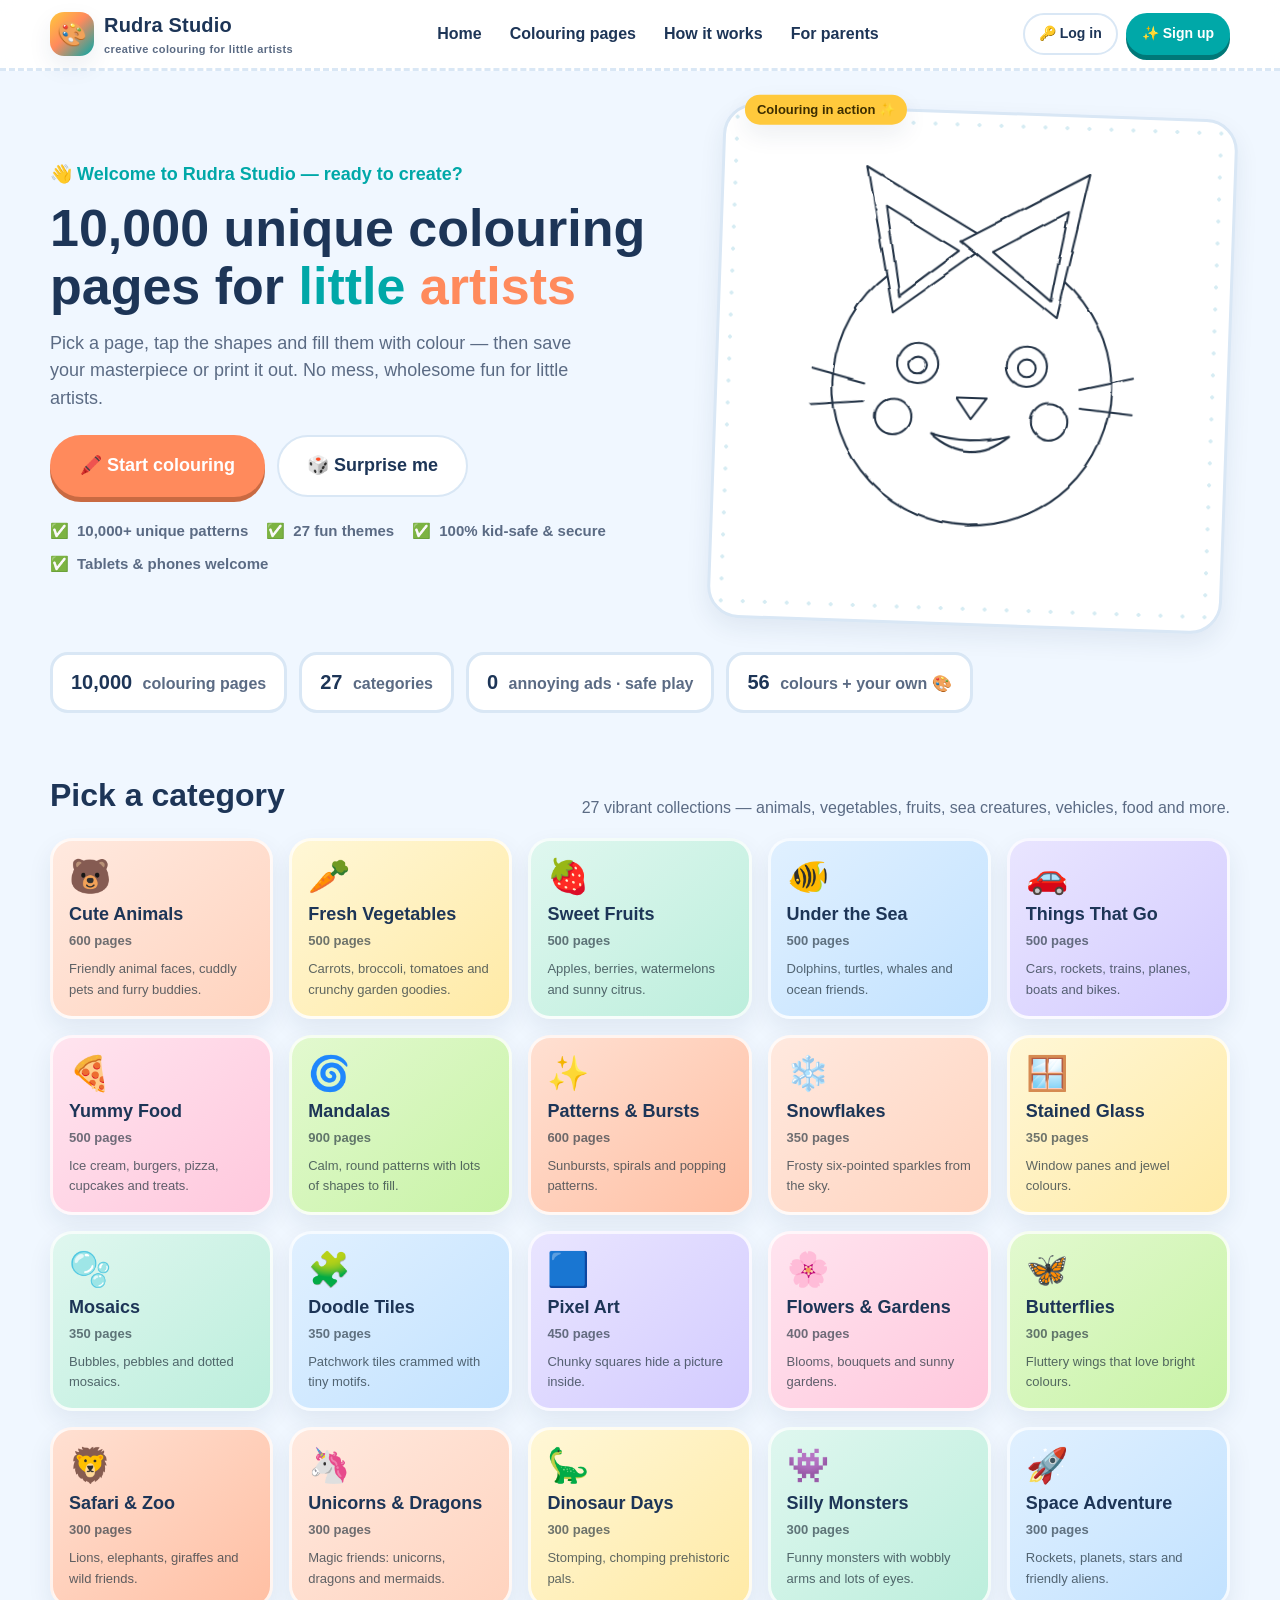
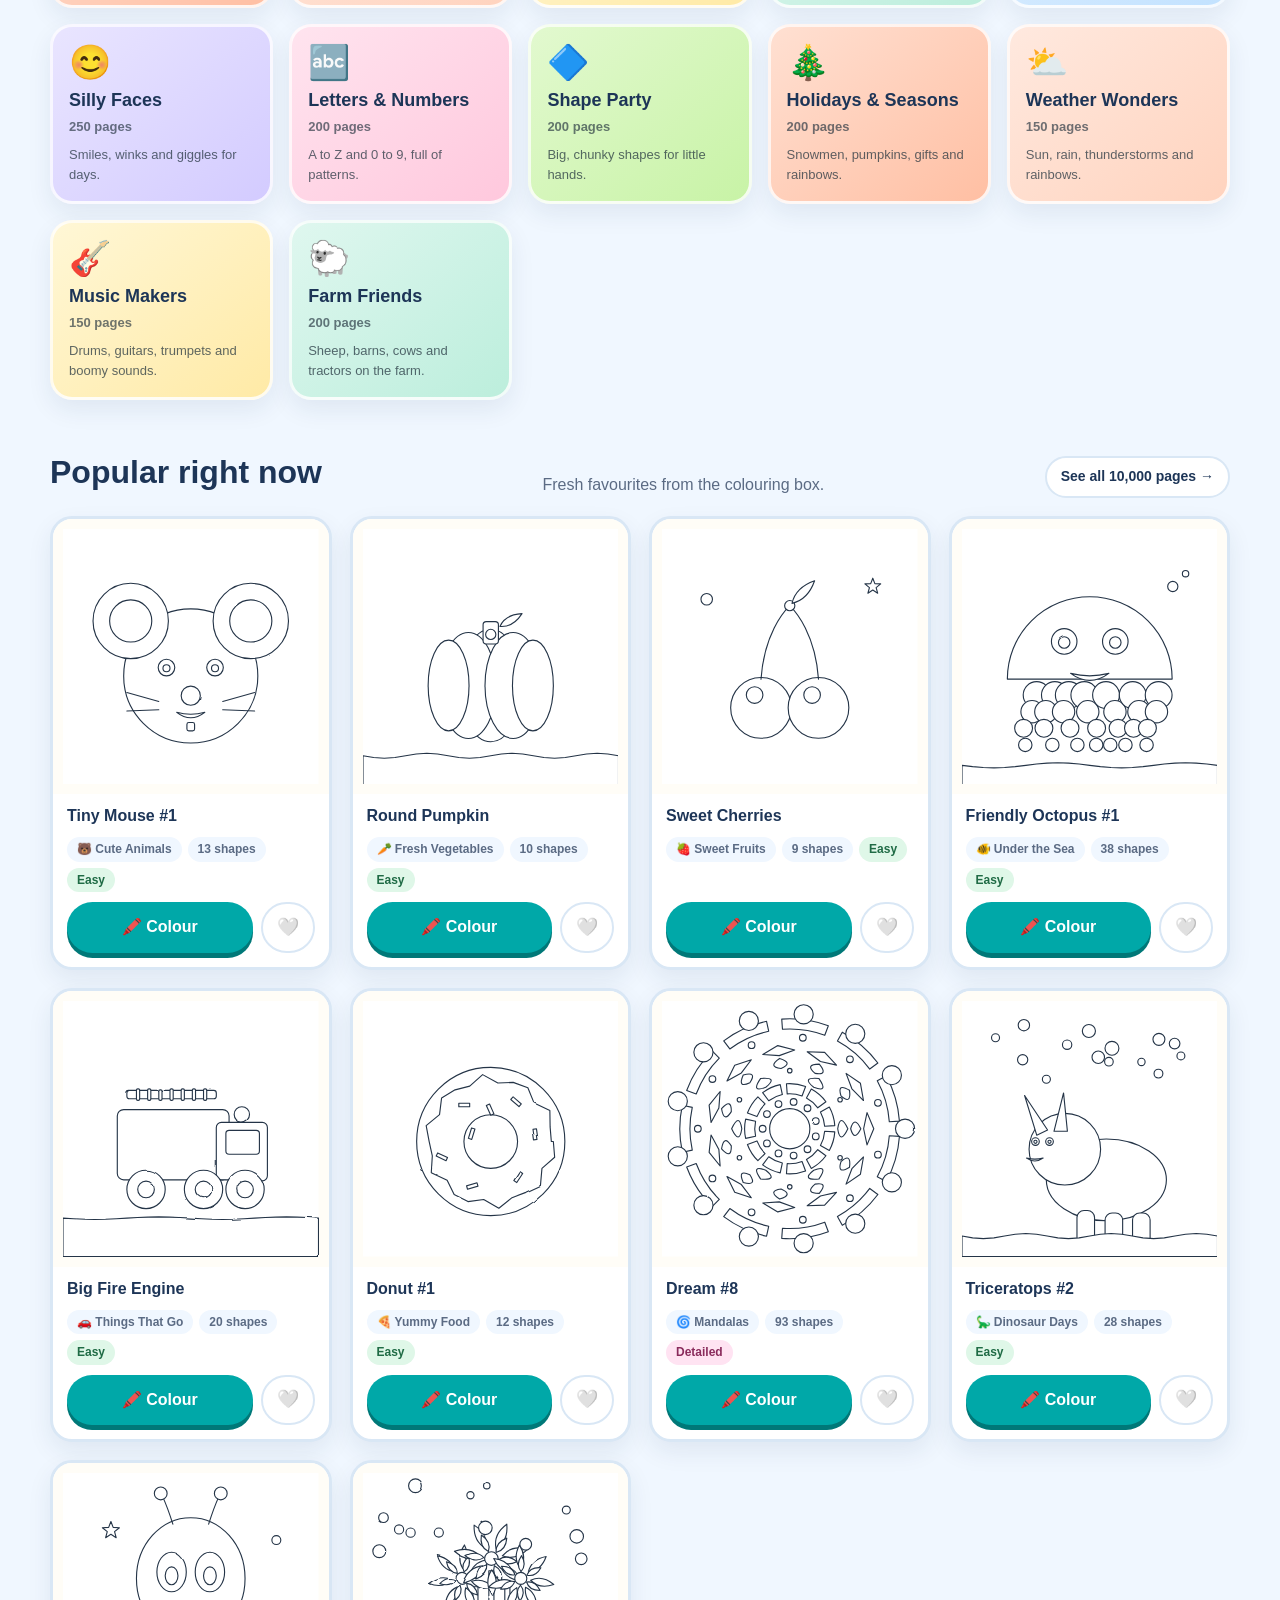
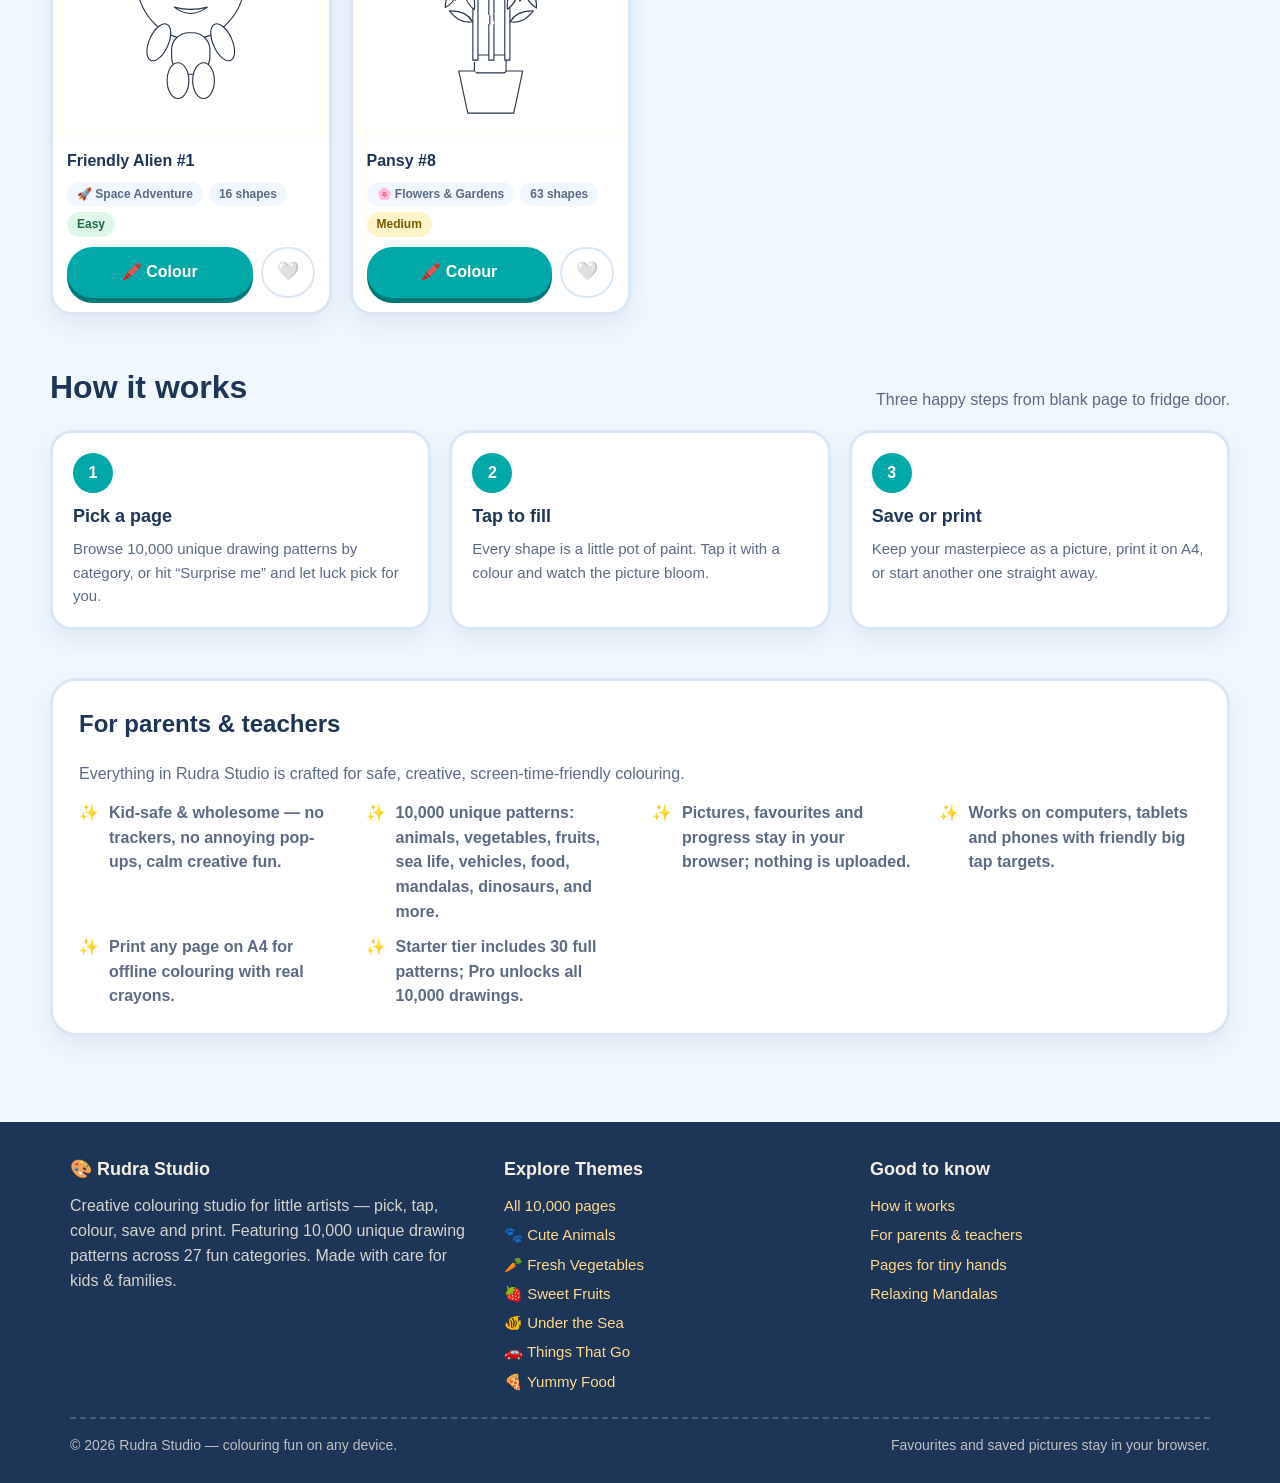
<file: index.html>
<!doctype html>
<html lang="en">
<head>
<meta charset="utf-8">
<meta name="viewport" content="width=device-width, initial-scale=1">
<title>Rudra Studio — 10,000+ colouring pages for kids</title>
<meta name="description" content="Rudra Studio: 10,000+ colouring pages for kids — animals, vegetables, fruits, sea creatures, vehicles, food, mandalas, and more. Tap to fill with colour, save or print. Safe and fun for all ages.">
<meta name="theme-color" content="#00A8A8">
<link rel="icon" href="data:image/svg+xml,%3Csvg xmlns='http://www.w3.org/2000/svg' viewBox='0 0 64 64'%3E%3Crect width='64' height='64' rx='14' fill='%2300A8A8'/%3E%3Ccircle cx='22' cy='24' r='9' fill='%23FFC93C'/%3E%3Ccircle cx='42' cy='24' r='9' fill='%23FF8A5C'/%3E%3Ccircle cx='22' cy='44' r='9' fill='%236EE7B7'/%3E%3Ccircle cx='42' cy='44' r='9' fill='%23FF87AB'/%3E%3C/svg%3E">
<link rel="stylesheet" href="css/styles.css">
</head>
<body>
<a class="skip-link" href="#main">Skip to content</a>
<noscript><div class="wrap" style="padding:20px 0;font-weight:700">This colouring studio needs JavaScript to draw its pages. Please switch it on and reload — thank you!</div></noscript>

<header class="site-header">
  <div class="wrap header-inner">
    <a class="brand" href="#/">
      <span class="brand-mark" aria-hidden="true">🎨</span>
      <span class="brand-name">Rudra Studio<small>creative colouring for little artists</small></span>
    </a>
    <nav class="nav" aria-label="Main navigation">
      <a href="#/">Home</a>
      <a href="#/gallery">Colouring pages</a>
      <a href="#/" data-goto="how">How it works</a>
      <a href="#/" data-goto="parents" class="hide-sm">For parents</a>
    </nav>
    <div class="header-auth" id="header-auth">
      <button type="button" class="btn ghost small" id="btn-open-login">🔑 Log in</button>
      <button type="button" class="btn primary small" id="btn-open-register">✨ Sign up</button>
    </div>
  </div>
</header>

<main id="main">

  <!-- ============ HOME ============ -->
  <section class="view" id="view-home">

    <div class="hero wrap">
      <div class="hero-grid">
        <div class="hero-copy">
          <p class="hero-hi">👋 Welcome to Rudra Studio — ready to create?</p>
          <h1>10,000 unique colouring pages for <span class="hl">little</span> <span class="hl2">artists</span></h1>
          <p class="lead">Pick a page, tap the shapes and fill them with colour — then save your masterpiece or print it out. No mess, wholesome fun for little artists.</p>
          <div class="hero-actions">
            <a class="btn coral big" href="#/gallery">🖍️ Start colouring</a>
            <button class="btn ghost big" data-surprise type="button">🎲 Surprise me</button>
          </div>
          <ul class="hero-points">
            <li>10,000+ unique patterns</li>
            <li>27 fun themes</li>
            <li>100% kid-safe &amp; secure</li>
            <li>Tablets &amp; phones welcome</li>
          </ul>
        </div>
        <div class="hero-art-card">
          <span class="hero-art-label">Colouring in action ✨</span>
          <div id="hero-art" aria-hidden="true"></div>
        </div>
      </div>
      <div class="stat-strip">
        <div class="stat"><b id="stat-count">10,000</b> colouring pages</div>
        <div class="stat"><b id="stat-cats">27</b> categories</div>
        <div class="stat"><b>0</b> annoying ads · safe play</div>
        <div class="stat"><b>56</b> colours + your own 🎨</div>
      </div>
    </div>

    <section class="section wrap" id="recent-section" hidden>
      <div class="section-head">
        <h2>Keep colouring</h2>
        <p>Jump back into a picture you started.</p>
      </div>
      <div class="cards-grid" id="recent-grid"></div>
    </section>

    <section class="section wrap" id="categories">
      <div class="section-head">
        <h2>Pick a category</h2>
        <p>27 vibrant collections — animals, vegetables, fruits, sea creatures, vehicles, food and more.</p>
      </div>
      <div class="cat-grid" id="category-grid"></div>
    </section>

    <section class="section wrap" id="popular">
      <div class="section-head">
        <h2>Popular right now</h2>
        <p>Fresh favourites from the colouring box.</p>
        <a class="btn ghost small" href="#/gallery">See all 10,000 pages →</a>
      </div>
      <div class="cards-grid" id="popular-grid"></div>
    </section>

    <section class="section wrap" id="how">
      <div class="section-head">
        <h2>How it works</h2>
        <p>Three happy steps from blank page to fridge door.</p>
      </div>
      <div class="steps">
        <div class="step">
          <div class="step-num">1</div>
          <h3>Pick a page</h3>
          <p>Browse 10,000 unique drawing patterns by category, or hit “Surprise me” and let luck pick for you.</p>
        </div>
        <div class="step">
          <div class="step-num">2</div>
          <h3>Tap to fill</h3>
          <p>Every shape is a little pot of paint. Tap it with a colour and watch the picture bloom.</p>
        </div>
        <div class="step">
          <div class="step-num">3</div>
          <h3>Save or print</h3>
          <p>Keep your masterpiece as a picture, print it on A4, or start another one straight away.</p>
        </div>
      </div>
    </section>

    <section class="section parents wrap" id="parents">
      <div class="parents-card">
        <h2>For parents &amp; teachers</h2>
        <p style="color:var(--muted);margin:4px 0 0">Everything in Rudra Studio is crafted for safe, creative, screen-time-friendly colouring.</p>
        <ul class="bullet-list">
          <li>Kid-safe &amp; wholesome — no trackers, no annoying pop-ups, calm creative fun.</li>
          <li>10,000 unique patterns: animals, vegetables, fruits, sea life, vehicles, food, mandalas, dinosaurs, and more.</li>
          <li>Pictures, favourites and progress stay in your browser; nothing is uploaded.</li>
          <li>Works on computers, tablets and phones with friendly big tap targets.</li>
          <li>Print any page on A4 for offline colouring with real crayons.</li>
          <li>Starter tier includes 30 full patterns; Pro unlocks all 10,000 drawings.</li>
        </ul>
      </div>
    </section>
  </section>

  <!-- ============ GALLERY ============ -->
  <section class="view" id="view-gallery" hidden>
    <div class="wrap gallery-top" id="gallery-top">
      <h1>Colouring pages</h1>
      <p class="sub">Tap any picture to open it in Rudra Studio.</p>

      <!-- Quota Banner for Starter Tier -->
      <div class="quota-banner" id="gallery-quota-banner" hidden>
        <div class="quota-lead">
          <span class="quota-icon" aria-hidden="true">🎨</span>
          <div>
            <strong>Starter Plan: <span id="quota-count-text">0 of 30</span> patterns unlocked</strong>
            <p class="quota-sub">Colour up to 30 patterns on Starter, or unlock unlimited access to all 10,000 drawings.</p>
          </div>
        </div>
        <div class="quota-bar-wrap">
          <div class="quota-progress-bar" id="quota-progress-bar" style="width: 0%"></div>
        </div>
        <button type="button" class="btn coral small" data-trigger-paywall>⭐ Unlock All 10,000</button>
      </div>

      <div class="filters-chips" id="filters-chips" role="group" aria-label="Filter by category"></div>
      <div class="toolbar">
        <div class="grow">
          <input type="search" id="search-input" placeholder="Search 10,000 pages… (try “carrot”, “dolphin”, “apple”, “rocket”, “mandala”)" aria-label="Search colouring pages">
        </div>
        <select id="sort-select" aria-label="Sort pages">
          <option value="fun">Fun picks</option>
          <option value="az">A → Z</option>
          <option value="simple">Simplest first</option>
          <option value="detailed">Most detailed</option>
        </select>
        <select id="detail-select" aria-label="Filter by difficulty">
          <option value="any">All difficulties</option>
          <option value="easy">Easy (big shapes)</option>
          <option value="medium">Medium</option>
          <option value="detailed">Detailed</option>
        </select>
        <label class="fav-toggle-label">
          <input type="checkbox" id="fav-toggle">
          <span>❤️ Favourites</span>
        </label>
      </div>
      <div class="active-summary" id="active-summary" aria-live="polite"></div>
    </div>

    <div class="wrap gallery-body">
      <div class="cards-grid" id="cards-grid" aria-live="polite"></div>
      <nav class="pagination" id="pagination" aria-label="Gallery pagination"></nav>
    </div>
  </section>

  <!-- ============ STUDIO ============ -->
  <section class="view" id="view-studio" hidden>
    <div class="studio-header">
      <button class="btn ghost small" id="btn-studio-back" type="button" aria-label="Back to gallery">← Gallery</button>
      <div class="studio-meta">
        <h1 id="studio-title">Colouring page</h1>
        <span id="studio-sub" class="studio-sub">Pick a colour and tap any shape to fill it in</span>
      </div>
      <div class="studio-actions">
        <button class="btn sun small" id="btn-studio-random" type="button" title="Open a new random picture">🎲 New page</button>
        <button class="btn ghost small" id="btn-sound" type="button" aria-pressed="true">🔊 Sound on</button>
      </div>
    </div>

    <div class="studio-layout">
      <!-- Toolbar: tools, actions -->
      <aside class="studio-toolbar" aria-label="Colouring tools">
        <div class="tool-group">
          <span class="group-label">Tools</span>
          <button class="tool-btn active" data-tool="fill" type="button" aria-pressed="true" title="Fill shape with colour">
            <span class="t-icon">🪣</span><span class="t-name">Fill</span>
          </button>
          <button class="tool-btn" data-tool="erase" type="button" aria-pressed="false" title="Erase colour (set to white)">
            <span class="t-icon">🧽</span><span class="t-name">Eraser</span>
          </button>
          <button class="tool-btn magic" id="btn-magic" type="button" title="Colour the whole picture with rainbow magic!">
            <span class="t-icon">🪄</span><span class="t-name">Magic</span>
          </button>
        </div>

        <div class="tool-group">
          <span class="group-label">Edit</span>
          <button class="tool-btn" id="btn-undo" type="button" title="Undo (Ctrl+Z)" disabled>
            <span class="t-icon">↶</span><span class="t-name">Undo</span>
          </button>
          <button class="tool-btn" id="btn-redo" type="button" title="Redo (Ctrl+Shift+Z)" disabled>
            <span class="t-icon">↷</span><span class="t-name">Redo</span>
          </button>
          <button class="tool-btn danger" id="btn-clear" type="button" title="Clear all colours">
            <span class="t-icon">🗑️</span><span class="t-name">Clear</span>
          </button>
        </div>

        <div class="tool-group">
          <span class="group-label">Share</span>
          <button class="tool-btn primary" id="btn-save-png" type="button" title="Save as a PNG image">
            <span class="t-icon">💾</span><span class="t-name">Save</span>
          </button>
          <button class="tool-btn ghost" id="btn-print" type="button" title="Print this colouring page">
            <span class="t-icon">🖨️</span><span class="t-name">Print</span>
          </button>
        </div>
      </aside>

      <!-- Center: canvas -->
      <div class="studio-stage" id="studio-stage">
        <div class="studio-scroll" id="studio-scroll">
          <div class="svg-host" id="svg-host" role="region" aria-label="Interactive colouring canvas"></div>
        </div>
      </div>

      <!-- Right: palette -->
      <aside class="studio-palette" aria-label="Colour palette">
        <div class="palette-head">
          <span class="group-label">Paint box</span>
          <label class="custom-pick" title="Pick any custom colour">
            <span>Custom 🎨</span>
            <input type="color" id="custom-color" value="#F44336" aria-label="Pick custom colour">
          </label>
        </div>
        <div class="palette-grid" id="palette-grid" role="group" aria-label="Palette colours"></div>
      </aside>
    </div>

    <div class="studio-footer">
      <div class="wrap footer-inner">
        <div class="progress">
          <div class="progress-track"><div id="progress-fill"></div></div>
          <span id="progress-text" aria-live="polite">0 of 0 shapes coloured</span>
        </div>
      </div>
    </div>
  </section>

</main>

<footer class="site-footer">
  <div class="wrap">
    <div class="foot-grid">
      <div>
        <h3>🎨 Rudra Studio</h3>
        <p style="margin:0;color:rgba(246,239,227,.85)">Creative colouring studio for little artists — pick, tap, colour, save and print. Featuring 10,000 unique drawing patterns across 27 fun categories. Made with care for kids &amp; families.</p>
      </div>
      <div>
        <h3>Explore Themes</h3>
        <div class="foot-links">
          <a href="#/gallery">All 10,000 pages</a>
          <a href="#/gallery?cat=animals">🐾 Cute Animals</a>
          <a href="#/gallery?cat=vegetables">🥕 Fresh Vegetables</a>
          <a href="#/gallery?cat=fruits">🍓 Sweet Fruits</a>
          <a href="#/gallery?cat=sea">🐠 Under the Sea</a>
          <a href="#/gallery?cat=vehicles">🚗 Things That Go</a>
          <a href="#/gallery?cat=food">🍕 Yummy Food</a>
        </div>
      </div>
      <div>
        <h3>Good to know</h3>
        <div class="foot-links">
          <a href="#/" data-goto="how">How it works</a>
          <a href="#/" data-goto="parents">For parents &amp; teachers</a>
          <a href="#/gallery?detail=easy">Pages for tiny hands</a>
          <a href="#/gallery?cat=mandalas">Relaxing Mandalas</a>
        </div>
      </div>
    </div>
    <div class="foot-note">
      <span>© <span id="year">2026</span> Rudra Studio — colouring fun on any device.</span>
      <span>Favourites and saved pictures stay in your browser.</span>
    </div>
  </div>
</footer>

<!-- ============ CELEBRATION MODAL ============ -->
<div class="celebrate" id="celebrate" hidden role="dialog" aria-modal="true" aria-labelledby="celebrate-title">
  <div class="celebrate-card">
    <div class="celebrate-emoji" aria-hidden="true">🎉</div>
    <h3 id="celebrate-title">Fabulous! Every shape is coloured!</h3>
    <p>Your masterpiece is ready — save it or print it out!</p>
    <div class="celebrate-actions">
      <button class="btn primary" id="celebrate-save" type="button">💾 Save picture</button>
      <button class="btn sun" id="celebrate-new" type="button">🎲 New page</button>
      <button class="btn ghost" id="celebrate-close" type="button">Keep colouring</button>
    </div>
  </div>
</div>
<div class="confetti" id="confetti" hidden aria-hidden="true"></div>
<div class="toast" id="toast" role="status" hidden></div>

<!-- ============ AUTH MODAL (LOGIN / REGISTER) ============ -->
<div class="modal-backdrop" id="auth-modal" hidden role="dialog" aria-modal="true" aria-labelledby="auth-modal-title">
  <div class="modal-card auth-card">
    <button type="button" class="modal-close" data-close-auth aria-label="Close dialog">✕</button>
    <div class="auth-header">
      <span class="auth-icon" aria-hidden="true">🎨</span>
      <h2 id="auth-modal-title">Rudra Studio Account</h2>
      <p class="auth-sub">Save your artwork, track favourites, and manage your colouring membership.</p>
    </div>

    <div class="auth-tabs" role="tablist">
      <button type="button" class="auth-tab active" id="tab-btn-login" role="tab" aria-selected="true">Log In</button>
      <button type="button" class="auth-tab" id="tab-btn-register" role="tab" aria-selected="false">Create Account</button>
    </div>

    <div class="auth-alert" id="auth-error" hidden role="alert"></div>

    <!-- Login Form -->
    <form class="auth-form" id="form-login">
      <label class="form-field">
        <span>Email Address</span>
        <input type="email" id="login-email" required placeholder="you@example.com" autocomplete="email">
      </label>
      <label class="form-field">
        <span>Password</span>
        <input type="password" id="login-password" required placeholder="••••••••" autocomplete="current-password">
      </label>
      <button type="submit" class="btn coral big btn-block">Log In to Studio</button>

      <div class="demo-helpers">
        <span class="demo-label">Quick test accounts:</span>
        <div class="demo-buttons">
          <button type="button" class="btn ghost small" id="btn-demo-starter">🦁 Demo Starter (Leo)</button>
          <button type="button" class="btn ghost small" id="btn-demo-pro">⭐ Demo Pro (Maya)</button>
        </div>
      </div>
    </form>

    <!-- Register Form -->
    <form class="auth-form" id="form-register" hidden>
      <label class="form-field">
        <span>Artist / Parent Name</span>
        <input type="text" id="reg-name" required placeholder="e.g. Maya or Coach Alex" autocomplete="name">
      </label>
      <label class="form-field">
        <span>Email Address</span>
        <input type="email" id="reg-email" required placeholder="you@example.com" autocomplete="email">
      </label>
      <label class="form-field">
        <span>Create Password</span>
        <input type="password" id="reg-password" required minlength="4" placeholder="At least 4 characters" autocomplete="new-password">
      </label>
      <button type="submit" class="btn primary big btn-block">Create My Account</button>
    </form>
  </div>
</div>

<!-- ============ PAYWALL MODAL (AFTER 30 PATTERNS) ============ -->
<div class="modal-backdrop" id="paywall-modal" hidden role="dialog" aria-modal="true" aria-labelledby="paywall-title">
  <div class="modal-card paywall-card">
    <button type="button" class="modal-close" data-close-paywall aria-label="Close paywall">✕</button>
    <div class="paywall-badge">🌟 RUDRA STUDIO PRO</div>
    <h2 id="paywall-title">You've reached 30 Starter Patterns! 🎨✨</h2>
    <p class="paywall-reason" id="paywall-reason">You have reached the 30-pattern Starter limit. Upgrade to Rudra Studio Pro for unlimited access to all 10,000 unique drawings!</p>

    <div class="paywall-perks">
      <div class="perk-item">
        <span class="perk-icon">🌟</span>
        <div><strong>All 10,000 unique patterns</strong><span>Every animal, veggie, fruit, vehicle, mandala and mythical creature.</span></div>
      </div>
      <div class="perk-item">
        <span class="perk-icon">🖨️</span>
        <div><strong>Unlimited downloads &amp; printables</strong><span>Save high-res PNG pictures and print crisp A4 colouring pages.</span></div>
      </div>
      <div class="perk-item">
        <span class="perk-icon">🪄</span>
        <div><strong>Magic Rainbow colorizer</strong><span>Instant one-tap rainbow palette fills and unlimited undo.</span></div>
      </div>
      <div class="perk-item">
        <span class="perk-icon">🛡️</span>
        <div><strong>100% kid-safe environment</strong><span>Zero distracting ads, quiet creative focus for young minds.</span></div>
      </div>
    </div>

    <!-- Pricing Plans Grid -->
    <div class="plan-cards">
      <div class="plan-card featured">
        <span class="plan-tag">MOST POPULAR · SAVE 50%</span>
        <div class="plan-name">Annual Pass</div>
        <div class="plan-price"><strong>$29.99</strong><span>/ year</span></div>
        <div class="plan-desc">Just $2.50/mo. Full access for all kids on any tablet or phone.</div>
        <button type="button" class="btn coral big btn-block" data-upgrade-pro>🌟 Unlock All 10,000 Patterns</button>
      </div>
      <div class="plan-card">
        <div class="plan-name">Monthly Plan</div>
        <div class="plan-price"><strong>$4.99</strong><span>/ month</span></div>
        <div class="plan-desc">Flexible month-to-month access. Cancel anytime.</div>
        <button type="button" class="btn ghost big btn-block" data-upgrade-pro>Choose Monthly</button>
      </div>
    </div>

    <div class="paywall-footer-note">
      <span>Already subscribed? <button type="button" class="link-btn" id="paywall-login-link">Log in to your account</button></span>
    </div>
  </div>
</div>

<script src="js/auth.js"></script>
<script src="js/templates.js"></script>
<script src="js/studio.js"></script>
<script src="js/app.js"></script>
</body>
</html>
</file>
<file: css/styles.css>
/* Colour Party Kids — stylesheet.
   Playful, rounded, kid-friendly; fully responsive; print + reduced-motion aware. */

:root {
  --bg: #F0F7FF;
  --card: #FFFFFF;
  --ink: #1D3557;
  --muted: #5B6B84;
  --line: #D9E7F5;
  --brand: #00A8A8;
  --brand-dark: #007878;
  --coral: #FF8A5C;
  --sun: #FFC93C;
  --mint: #6EE7B7;
  --sky: #3D9BE9;
  --pink: #FF87AB;
  --radius: 22px;
  --shadow: 0 10px 24px rgba(29, 53, 87, .08);
}

* { box-sizing: border-box; }
html { scroll-behavior: smooth; }
body {
  margin: 0;
  font-family: "Comic Sans MS", "Comic Sans", "Chalkboard SE", "Segoe UI", "Trebuchet MS", -apple-system, BlinkMacSystemFont, sans-serif;
  background: var(--bg);
  color: var(--ink);
  line-height: 1.55;
  -webkit-font-smoothing: antialiased;
}
[hidden] { display: none !important; }
img, svg { max-width: 100%; }
a { color: var(--brand-dark); }
button { font: inherit; color: inherit; }
input, select, textarea { font: inherit; }

:focus-visible { outline: 3px solid var(--sky); outline-offset: 2px; }

.skip-link {
  position: absolute; left: -999px; top: 8px; z-index: 100;
  background: var(--ink); color: #fff; padding: 10px 16px; border-radius: 12px;
}
.skip-link:focus { left: 12px; }

.wrap { max-width: 1180px; margin: 0 auto; padding: 0 20px; }

/* ---------------- header ---------------- */
.site-header {
  position: sticky; top: 0; z-index: 50;
  background: rgba(255, 255, 255, .94);
  backdrop-filter: blur(8px);
  border-bottom: 3px dashed var(--line);
}
.header-inner { display: flex; align-items: center; gap: 18px; padding: 10px 0; }
.brand { display: flex; align-items: center; gap: 10px; text-decoration: none; color: var(--ink); }
.brand-mark {
  width: 44px; height: 44px; border-radius: 14px;
  background: linear-gradient(135deg, #FFC93C, #FF8A5C 45%, #00A8A8);
  display: grid; place-items: center; font-size: 24px;
  box-shadow: var(--shadow);
}
.brand-name { font-weight: 800; font-size: 20px; letter-spacing: .2px; }
.brand-name small { display: block; font-size: 11px; font-weight: 600; color: var(--muted); letter-spacing: .4px; }
.nav { margin-left: auto; display: flex; align-items: center; gap: 4px; flex-wrap: wrap; }
.nav a {
  text-decoration: none; color: var(--ink); font-weight: 700;
  padding: 8px 12px; border-radius: 999px;
}
.nav a:hover { background: var(--bg); }

/* ---------------- buttons ---------------- */
.btn {
  display: inline-flex; align-items: center; justify-content: center; gap: 8px;
  border: 2px solid transparent; border-radius: 999px;
  padding: 11px 20px; font-weight: 800; cursor: pointer;
  background: #fff; color: var(--ink);
  transition: transform .12s ease, box-shadow .12s ease;
  text-decoration: none;
}
.btn:hover { transform: translateY(-2px); }
.btn:active { transform: translateY(0); }
.btn.primary { background: var(--brand); color: #fff; box-shadow: 0 5px 0 var(--brand-dark); }
.btn.primary:hover { box-shadow: 0 7px 0 var(--brand-dark); }
.btn.coral { background: var(--coral); color: #fff; box-shadow: 0 5px 0 #C96A42; }
.btn.coral:hover { box-shadow: 0 7px 0 #C96A42; }
.btn.sun { background: var(--sun); color: #3D2E00; box-shadow: 0 5px 0 #D9A500; }
.btn.sun:hover { box-shadow: 0 7px 0 #D9A500; }
.btn.ghost { background: #fff; border-color: var(--line); }
.btn.ghost:hover { border-color: var(--ink); }
.btn.big { padding: 15px 28px; font-size: 18px; }
.btn.small { padding: 8px 14px; font-size: 14px; }
.btn:disabled { opacity: .45; cursor: default; transform: none !important; }
.btn.wide { width: 100%; }

/* ---------------- views ---------------- */
.view { min-height: 60vh; }

/* ---------------- hero ---------------- */
.hero { padding: 40px 0 12px; }
.hero-hi { margin: 0 0 10px; font-weight: 800; color: var(--brand); font-size: 18px; }
.hero-grid { display: grid; grid-template-columns: 1.1fr .9fr; gap: 36px; align-items: center; }
.hero h1 { font-size: clamp(30px, 4.6vw, 52px); line-height: 1.12; margin: 0 0 14px; }
.hero h1 .hl { color: var(--brand); }
.hero h1 .hl2 { color: var(--coral); }
.hero p.lead { font-size: 18px; color: var(--muted); margin: 0 0 22px; max-width: 54ch; }
.hero-actions { display: flex; gap: 12px; flex-wrap: wrap; margin-bottom: 22px; }
.hero-points { display: flex; flex-wrap: wrap; gap: 10px 18px; list-style: none; padding: 0; margin: 0; color: var(--muted); font-weight: 700; font-size: 15px; }
.hero-points li::before { content: "\2705"; margin-right: 8px; }
.hero-art-card {
  position: relative; background: #fff; border: 3px solid var(--line);
  border-radius: 32px; padding: 18px; box-shadow: var(--shadow);
  transform: rotate(2deg);
  background-image: radial-gradient(#D6ECF3 1.6px, transparent 1.6px);
  background-size: 22px 22px;
}
.hero-art-card svg { display: block; width: 100%; height: auto; }
.hero-art-label {
  position: absolute; top: -14px; left: 18px;
  background: var(--sun); color: #3D2E00; font-weight: 800; font-size: 13px;
  padding: 5px 12px; border-radius: 999px; transform: rotate(-2deg);
  box-shadow: var(--shadow);
}

/* ---------------- stats ---------------- */
.stat-strip {
  display: flex; flex-wrap: wrap; gap: 12px; margin: 26px 0 6px;
}
.stat {
  background: #fff; border: 3px solid var(--line); border-radius: 18px;
  padding: 12px 18px; font-weight: 700; color: var(--muted);
}
.stat b { color: var(--ink); font-size: 20px; margin-right: 6px; }

/* ---------------- sections ---------------- */
.section { padding: 40px 0 8px; }
.section-head { display: flex; align-items: flex-end; justify-content: space-between; gap: 16px; margin-bottom: 18px; flex-wrap: wrap; }
.section-head h2 { font-size: clamp(24px, 3vw, 32px); margin: 0; }
.section-head p { margin: 4px 0 0; color: var(--muted); }

/* ---------------- category cards ---------------- */
.cat-grid { display: grid; grid-template-columns: repeat(auto-fill, minmax(190px, 1fr)); gap: 16px; }
.cat-card {
  display: flex; flex-direction: column; gap: 2px;
  border-radius: var(--radius); padding: 18px 16px 16px;
  text-decoration: none; color: var(--ink);
  border: 3px solid rgba(255, 255, 255, .8);
  box-shadow: var(--shadow);
  transition: transform .14s ease;
}
.cat-card:hover { transform: translateY(-4px) rotate(-1deg); }
.cat-emoji { font-size: 34px; line-height: 1; margin-bottom: 6px; }
.cat-name { font-weight: 800; font-size: 18px; }
.cat-count { font-size: 13px; font-weight: 700; color: rgba(32, 48, 60, .65); }
.cat-blurb { font-size: 13px; color: rgba(32, 48, 60, .72); margin-top: 6px; }
.g0 { background: linear-gradient(140deg, #FFE9DF, #FFD3BE); }
.g1 { background: linear-gradient(140deg, #FFF7D6, #FFEAA6); }
.g2 { background: linear-gradient(140deg, #DFF7EF, #BCEEDC); }
.g3 { background: linear-gradient(140deg, #E0F0FF, #C2E2FF); }
.g4 { background: linear-gradient(140deg, #E9E5FF, #D3CBFF); }
.g5 { background: linear-gradient(140deg, #FFE4EF, #FFC8DD); }
.g6 { background: linear-gradient(140deg, #E2F9CF, #C8F3A6); }
.g7 { background: linear-gradient(140deg, #FFE0D2, #FFBFA3); }

/* ---------------- card grid ---------------- */
.cards-grid { display: grid; grid-template-columns: repeat(auto-fill, minmax(225px, 1fr)); gap: 18px; }
.card {
  position: relative; display: flex; flex-direction: column;
  background: #fff; border: 3px solid var(--line); border-radius: var(--radius);
  overflow: hidden; box-shadow: var(--shadow);
  transition: transform .14s ease;
}
.card:hover { transform: translateY(-3px); }
.thumb { border: 0; background: #FFFDF7; padding: 10px; cursor: pointer; display: block; }
.thumb-art svg { display: block; width: 100%; height: auto; }
.thumb .region { pointer-events: none; }
.card-body { padding: 12px 14px 14px; display: flex; flex-direction: column; gap: 10px; flex: 1; }
.card-title { margin: 0; font-size: 16px; line-height: 1.3; }
.card-meta { display: flex; flex-wrap: wrap; gap: 6px; }
.chip {
  font-size: 12px; font-weight: 700; color: var(--muted);
  background: var(--bg); border-radius: 999px; padding: 3px 10px;
}
.chip.lvl-easy { background: #DFF7E8; color: #1F6B45; }
.chip.lvl-medium { background: #FFF3C9; color: #7A5A00; }
.chip.lvl-detailed { background: #FFE3F2; color: #8A2B5C; }
.card-actions { margin-top: auto; display: flex; gap: 8px; }
.card-actions .btn.primary { flex: 1; }
.fav-btn { font-size: 18px; padding: 8px 14px; }
.fav-on { border-color: var(--pink) !important; background: #FFF0F6 !important; }
.ribbon {
  position: absolute; top: 10px; left: 10px; z-index: 2;
  background: var(--sun); color: #3D2E00;
  font-style: normal; font-size: 12px; font-weight: 800;
  padding: 4px 10px; border-radius: 999px; box-shadow: var(--shadow);
}

/* ---------------- steps ---------------- */
.steps { display: grid; grid-template-columns: repeat(auto-fit, minmax(240px, 1fr)); gap: 18px; }
.step { background: #fff; border: 3px solid var(--line); border-radius: var(--radius); padding: 20px; box-shadow: var(--shadow); }
.step-num {
  width: 40px; height: 40px; border-radius: 50%;
  background: var(--brand); color: #fff; font-weight: 800;
  display: grid; place-items: center; margin-bottom: 10px;
}
.step h3 { margin: 0 0 6px; font-size: 18px; }
.step p { margin: 0; color: var(--muted); font-size: 15px; }

/* ---------------- parents ---------------- */
.parents { padding-bottom: 46px; }
.parents-card {
  background: #fff; border: 3px solid var(--line); border-radius: 26px;
  padding: 24px 26px; box-shadow: var(--shadow);
}
.parents-card h2 { margin-top: 0; }
.bullet-list { list-style: none; margin: 14px 0 0; padding: 0; display: grid; grid-template-columns: repeat(auto-fit, minmax(260px, 1fr)); gap: 10px 24px; }
.bullet-list li { position: relative; padding-left: 30px; color: var(--muted); font-weight: 600; }
.bullet-list li::before { content: "\2728"; position: absolute; left: 0; }

/* ---------------- footer ---------------- */
.site-footer { background: var(--ink); color: #F6EFE3; margin-top: 40px; padding: 34px 0 26px; }
.foot-grid { display: grid; grid-template-columns: 1.2fr 1fr 1fr; gap: 26px; }
.site-footer h3 { margin: 0 0 10px; font-size: 18px; }
.site-footer a { color: #FFD98E; text-decoration: none; }
.site-footer a:hover { text-decoration: underline; }
.foot-links { display: flex; flex-direction: column; gap: 6px; font-size: 15px; }
.foot-note { margin-top: 24px; padding-top: 16px; border-top: 2px dashed rgba(255, 255, 255, .2); color: rgba(246, 239, 227, .75); font-size: 14px; display: flex; flex-wrap: wrap; gap: 8px 20px; justify-content: space-between; }

/* ---------------- gallery ---------------- */
.gallery-top { padding: 26px 0 4px; }
.gallery-top h1 { margin: 0 0 4px; font-size: clamp(26px, 3.4vw, 36px); }
.gallery-top .sub { color: var(--muted); margin: 0 0 16px; }
.filters-chips { display: flex; gap: 8px; overflow-x: auto; padding: 4px 2px 10px; scrollbar-width: thin; }
.chip-btn {
  border: 2px solid var(--line); background: #fff; border-radius: 999px;
  padding: 8px 14px; font-weight: 700; cursor: pointer; white-space: nowrap;
  transition: transform .12s ease;
}
.chip-btn:hover { transform: translateY(-2px); }
.chip-btn.active { background: var(--ink); color: #fff; border-color: var(--ink); }
.toolbar { display: flex; flex-wrap: wrap; gap: 10px; align-items: center; margin: 6px 0 4px; }
.toolbar .grow { flex: 1; min-width: 220px; }
.toolbar input[type="search"], .toolbar select {
  border: 2px solid var(--line); border-radius: 14px; padding: 10px 14px;
  background: #fff; width: 100%; min-width: 0;
}
.toolbar select { width: auto; font-weight: 700; cursor: pointer; }
.fav-toggle { display: inline-flex; align-items: center; gap: 8px; font-weight: 700; cursor: pointer; user-select: none; }
.fav-toggle input { width: 20px; height: 20px; accent-color: var(--pink); }
.gallery-count { color: var(--muted); font-weight: 700; margin: 10px 0 16px; }
.empty {
  text-align: center; background: #fff; border: 3px dashed var(--line);
  border-radius: var(--radius); padding: 40px 20px; font-size: 18px; font-weight: 700;
}
.empty p { margin: 6px 0 16px; color: var(--muted); font-weight: 600; }

/* ---------------- pager ---------------- */
.pager { display: flex; flex-wrap: wrap; gap: 8px; justify-content: center; margin: 28px 0 10px; }
.page-btn {
  min-width: 42px; height: 42px; padding: 0 12px;
  border-radius: 13px; border: 2px solid var(--line); background: #fff;
  font-weight: 800; cursor: pointer;
}
.page-btn:hover { border-color: var(--ink); }
.page-btn.current { background: var(--brand); border-color: var(--brand); color: #fff; }
.page-btn:disabled { opacity: .4; cursor: default; }

/* ---------------- studio ---------------- */
.studio-header, .studio-top {
  max-width: 1240px; margin: 0 auto; padding: 14px 20px 6px;
  display: flex; align-items: center; gap: 16px; flex-wrap: wrap;
}
.studio-meta, .studio-title-wrap { flex: 1; min-width: 200px; }
#studio-title { margin: 0; font-size: clamp(20px, 2.4vw, 26px); font-weight: 800; color: var(--ink); }
#studio-sub, .studio-sub { margin: 2px 0 0; color: var(--muted); font-weight: 700; font-size: 13px; }
.studio-actions { display: flex; align-items: center; gap: 8px; }

/* 3-column layout: Tools (left), Canvas (center), Palette (right) */
.studio-layout, .studio-grid {
  max-width: 1240px; margin: 0 auto; padding: 10px 20px 24px;
  display: grid;
  grid-template-columns: 140px minmax(0, 1fr) 250px;
  gap: 18px; align-items: start;
}

/* Left Tools Panel */
.studio-toolbar, .panel {
  background: #fff; border: 3px solid var(--line); border-radius: 22px;
  padding: 14px 12px; box-shadow: var(--shadow);
  display: flex; flex-direction: column; gap: 14px;
  position: sticky; top: 82px;
}
.tool-group { display: flex; flex-direction: column; gap: 6px; }
.group-label {
  font-size: 11px; font-weight: 800; text-transform: uppercase;
  letter-spacing: .6px; color: var(--muted); padding: 0 4px;
}
.tool-btn {
  border: 2px solid var(--line); background: #fff; border-radius: 12px;
  padding: 8px 10px; font-weight: 800; font-size: 13px; cursor: pointer;
  display: flex; align-items: center; gap: 8px; width: 100%;
  transition: all .12s ease; color: var(--ink); box-sizing: border-box;
}
.tool-btn .t-icon { font-size: 16px; line-height: 1; }
.tool-btn .t-name { font-size: 12px; }
.tool-btn:hover { border-color: var(--ink); transform: translateY(-1px); }
.tool-btn.active {
  background: var(--brand); border-color: var(--brand); color: #fff;
  box-shadow: 0 3px 0 var(--brand-dark);
}
.tool-btn.magic { background: linear-gradient(135deg, #FFF9EB, #FFF3F0); border-color: #FFC93C; }
.tool-btn.magic:hover { border-color: #FF8A5C; }
.tool-btn.danger:hover { border-color: #EF4444; color: #EF4444; }
.tool-btn.primary { background: var(--brand); border-color: var(--brand); color: #fff; }
.tool-btn:disabled { opacity: .35; cursor: default; transform: none; }

/* Center Stage & Canvas */
.studio-stage, .stage-col { min-width: 0; }
#studio-scroll {
  background-color: #FDF9F2;
  background-image: radial-gradient(#EFE3D2 2px, transparent 2px);
  background-size: 24px 24px;
  border: 3px solid var(--line); border-radius: 24px;
  padding: 16px; overflow: auto; max-height: calc(100vh - 160px); min-height: 480px;
  display: flex; align-items: flex-start; justify-content: center;
  box-shadow: var(--shadow);
}
#svg-host { flex: 0 0 auto; }
#svg-host svg {
  display: block; margin: 0 auto; background: #fff;
  border-radius: 14px; box-shadow: 0 8px 24px rgba(32, 48, 60, .1);
}
#svg-host .region { cursor: pointer; transition: opacity .15s ease; }
#svg-host .region:hover { opacity: .82; }
.erase-mode #svg-host .region:hover { opacity: .45; }
.region.pop { animation: region-pop .28s ease; transform-box: fill-box; transform-origin: center; }
@keyframes region-pop { 50% { transform: scale(1.045); } }
.oops { background: #fff; border: 3px dashed var(--line); border-radius: 20px; padding: 34px; text-align: center; font-weight: 700; }

/* Right Palette: Compact & proportional colour circles */
.studio-palette {
  background: #fff; border: 3px solid var(--line); border-radius: 22px;
  padding: 14px 12px; box-shadow: var(--shadow);
  position: sticky; top: 82px;
}
.palette-head {
  display: flex; align-items: center; justify-content: space-between;
  margin-bottom: 10px; padding: 0 4px;
}
.custom-pick {
  display: inline-flex; align-items: center; gap: 6px;
  font-weight: 800; font-size: 12px; color: var(--muted); cursor: pointer;
}
.custom-pick input[type="color"] {
  width: 26px; height: 26px; border: 2px solid var(--line); border-radius: 8px;
  background: #fff; cursor: pointer; padding: 1px;
}

/* Palette Grid & Swatches — perfectly proportioned circles */
.palette-grid, .palette {
  display: grid;
  grid-template-columns: repeat(7, 26px);
  gap: 6px;
  justify-content: center;
  padding: 2px 0;
}
.swatch {
  width: 26px; height: 26px;
  min-width: 26px; min-height: 26px;
  max-width: 26px; max-height: 26px;
  aspect-ratio: 1;
  border-radius: 50%;
  border: 2px solid rgba(32, 48, 60, .15);
  cursor: pointer; padding: 0;
  box-sizing: border-box;
  flex-shrink: 0;
  transition: transform .12s cubic-bezier(0.16, 1, 0.3, 1), box-shadow .12s ease;
}
.swatch:hover {
  transform: scale(1.25);
  z-index: 2;
  box-shadow: 0 3px 8px rgba(0,0,0,0.18);
}
.swatch.active {
  outline: 3px solid var(--ink);
  outline-offset: 2px;
  transform: scale(1.28);
  z-index: 3;
}

/* Studio Footer & Progress */
.studio-footer {
  max-width: 1240px; margin: 0 auto; padding: 0 20px 20px;
}
.studio-footer .progress, .progress {
  display: flex; align-items: center; gap: 14px; margin: 0;
  background: #fff; border: 2px solid var(--line); border-radius: 999px;
  padding: 8px 18px; box-shadow: var(--shadow);
}
.progress-track {
  flex: 1; height: 14px; border-radius: 999px;
  background: #F3E8D8; overflow: hidden; border: 2px solid var(--line);
}
#progress-fill {
  height: 100%; width: 0%;
  background: linear-gradient(90deg, #FFC93C, #6EE7B7, #00A8A8);
  transition: width .25s ease;
}
#progress-text {
  font-weight: 800; color: var(--muted); font-size: 13px; white-space: nowrap;
}

/* ---------------- celebrate + confetti + toast ---------------- */
.celebrate {
  position: fixed; inset: 0; z-index: 70;
  display: flex; align-items: center; justify-content: center;
  background: rgba(32, 48, 60, .38);
}
.celebrate-card {
  background: #fff; border: 4px solid var(--sun); border-radius: 28px;
  padding: 30px 32px; max-width: 430px; text-align: center; box-shadow: var(--shadow);
  animation: pop-in .3s ease;
}
@keyframes pop-in { from { transform: scale(.85); opacity: 0; } to { transform: scale(1); opacity: 1; } }
.celebrate-emoji { font-size: 54px; }
.celebrate-card h3 { margin: 8px 0 6px; font-size: 24px; }
.celebrate-card p { margin: 0 0 18px; color: var(--muted); font-weight: 600; }
.celebrate-actions { display: flex; gap: 10px; justify-content: center; flex-wrap: wrap; }

.confetti { position: fixed; inset: 0; z-index: 80; pointer-events: none; overflow: hidden; }
.confetti i {
  position: absolute; top: -34px; width: 12px; height: 16px; border-radius: 3px;
  animation-name: confetti-fall; animation-timing-function: linear; animation-fill-mode: forwards;
}
@keyframes confetti-fall { to { transform: translateY(112vh) rotate(720deg); opacity: .9; } }

.toast {
  position: fixed; left: 50%; bottom: 26px; z-index: 90;
  transform: translateX(-50%) translateY(16px);
  background: var(--ink); color: #fff; font-weight: 700;
  padding: 12px 22px; border-radius: 999px; box-shadow: var(--shadow);
  opacity: 0; transition: opacity .22s ease, transform .22s ease;
  max-width: min(90vw, 480px); text-align: center; pointer-events: none;
}
.toast.show { opacity: 1; transform: translateX(-50%) translateY(0); }

/* ---------------- header auth & user pill ---------------- */
.header-auth { display: flex; align-items: center; gap: 8px; margin-left: auto; }
.user-pill-wrap { position: relative; }
.user-pill {
  display: inline-flex; align-items: center; gap: 8px; padding: 6px 14px;
  background: #fff; border: 2px solid var(--line); border-radius: 999px;
  font-weight: 700; font-size: 14px; cursor: pointer; transition: all .15s ease;
  color: var(--ink); box-shadow: var(--shadow);
}
.user-pill:hover { border-color: var(--brand); transform: translateY(-1px); }
.user-avatar { font-size: 16px; }
.user-name { max-width: 110px; overflow: hidden; text-overflow: ellipsis; white-space: nowrap; }
.user-badge {
  font-size: 11px; font-weight: 800; padding: 2px 8px; border-radius: 999px;
}
.badge-pro { background: linear-gradient(135deg, #FFC93C, #FF8A5C); color: #fff; }
.badge-starter { background: #E0F2FE; color: #0284C7; }
.user-caret { font-size: 11px; color: var(--muted); }

.user-dropdown {
  position: absolute; right: 0; top: calc(100% + 8px);
  background: #fff; border: 2px solid var(--line); border-radius: 18px;
  box-shadow: 0 16px 36px rgba(45,35,46,0.18); width: 230px; z-index: 100;
  padding: 14px; display: flex; flex-direction: column; gap: 10px;
  animation: dropIn .15s ease;
}
@keyframes dropIn { from { opacity: 0; transform: translateY(-6px); } to { opacity: 1; transform: translateY(0); } }
.dropdown-header { border-bottom: 1px dashed var(--line); padding-bottom: 8px; }
.dropdown-header strong { display: block; font-size: 14px; color: var(--ink); }
.dropdown-header small { color: var(--muted); font-size: 12px; word-break: break-all; }
.dropdown-plan { font-size: 12px; display: flex; justify-content: space-between; align-items: center; padding: 2px 0; color: var(--muted); }
.dropdown-plan strong { color: var(--ink); }
.dropdown-item {
  background: transparent; border: none; text-align: left; padding: 8px 10px;
  border-radius: 10px; font-weight: 700; font-size: 13px; cursor: pointer;
  display: flex; align-items: center; gap: 8px; color: var(--ink); transition: background .12s;
}
.dropdown-item:hover { background: var(--bg); }
.dropdown-upgrade { margin-top: 2px; }

/* ---------------- gallery quota banner ---------------- */
.quota-banner {
  background: linear-gradient(135deg, #F0FDF4, #E0F2FE);
  border: 2px dashed #00A8A8; border-radius: 20px;
  padding: 14px 20px; margin: 12px 0 20px;
  display: flex; align-items: center; gap: 18px; flex-wrap: wrap;
  box-shadow: var(--shadow);
}
.quota-lead { display: flex; align-items: center; gap: 12px; flex: 1; min-width: 250px; }
.quota-icon { font-size: 28px; line-height: 1; }
.quota-lead strong { font-size: 15px; color: var(--ink); display: block; }
.quota-sub { font-size: 12px; color: var(--muted); margin: 2px 0 0; }
.quota-bar-wrap { width: 140px; height: 12px; background: rgba(0,0,0,0.08); border-radius: 999px; overflow: hidden; }
.quota-progress-bar { height: 100%; background: linear-gradient(90deg, #00A8A8, #FF8A5C); border-radius: 999px; transition: width .3s ease; }

/* ---------------- locked cards ---------------- */
.card-locked .thumb { position: relative; }
.thumb-lock-overlay {
  position: absolute; inset: 0; background: rgba(45,35,46,0.3);
  backdrop-filter: blur(2px); display: grid; place-items: center;
  z-index: 4; border-radius: inherit;
}
.thumb-lock-overlay span {
  background: linear-gradient(135deg, #FFC93C, #FF8A5C);
  color: #fff; font-weight: 800; font-size: 13px; padding: 6px 14px;
  border-radius: 999px; box-shadow: 0 4px 12px rgba(0,0,0,0.22);
}
.ribbon.ribbon-pro {
  background: linear-gradient(135deg, #FFC93C, #FF8A5C);
  color: #fff; font-weight: 800;
}

/* ---------------- modals (auth & paywall) ---------------- */
.modal-backdrop {
  position: fixed; inset: 0; background: rgba(45,35,46,0.58);
  backdrop-filter: blur(6px); z-index: 200;
  display: grid; place-items: center; padding: 20px;
  opacity: 0; pointer-events: none; transition: opacity .2s ease;
}
.modal-backdrop.show { opacity: 1; pointer-events: auto; }
.modal-card {
  background: #fff; border-radius: 28px; padding: 32px;
  max-width: 520px; width: 100%; position: relative;
  box-shadow: 0 24px 64px rgba(45,35,46,0.28);
  border: 3px solid var(--line);
  transform: translateY(18px) scale(.96);
  transition: transform .22s cubic-bezier(0.16, 1, 0.3, 1);
  max-height: 92vh; overflow-y: auto;
}
.modal-backdrop.show .modal-card { transform: translateY(0) scale(1); }
.modal-close {
  position: absolute; top: 16px; right: 16px;
  background: var(--bg); border: none; width: 38px; height: 38px;
  border-radius: 50%; font-size: 16px; font-weight: 800;
  cursor: pointer; display: grid; place-items: center;
  color: var(--ink); transition: background .12s;
}
.modal-close:hover { background: var(--line); }

/* Auth modal details */
.auth-header { text-align: center; margin-bottom: 20px; }
.auth-icon { font-size: 44px; display: inline-block; margin-bottom: 6px; }
.auth-header h2 { font-size: 24px; font-weight: 800; margin: 0; }
.auth-sub { color: var(--muted); font-size: 13px; margin: 6px 0 0; }
.auth-tabs {
  display: flex; background: var(--bg); border-radius: 999px;
  padding: 4px; gap: 4px; margin-bottom: 20px;
}
.auth-tab {
  flex: 1; border: none; background: transparent; padding: 10px;
  border-radius: 999px; font-weight: 800; font-size: 14px;
  cursor: pointer; transition: all .15s ease; color: var(--muted);
}
.auth-tab.active { background: #fff; color: var(--ink); box-shadow: var(--shadow); }
.auth-form { display: flex; flex-direction: column; gap: 14px; }
.form-field { display: flex; flex-direction: column; gap: 6px; font-weight: 700; font-size: 13px; color: var(--ink); text-align: left; }
.form-field input {
  border: 2px solid var(--line); border-radius: 14px; padding: 12px 16px;
  font-size: 15px; outline: none; transition: border-color .15s ease;
}
.form-field input:focus { border-color: var(--brand); }
.btn-block { width: 100%; }
.auth-alert {
  background: #FEE2E2; border: 2px solid #EF4444; color: #991B1B;
  padding: 10px 14px; border-radius: 14px; font-weight: 700; font-size: 13px;
  margin-bottom: 12px; text-align: center;
}
.demo-helpers {
  margin-top: 16px; padding-top: 14px; border-top: 1px dashed var(--line); text-align: center;
}
.demo-label { font-size: 12px; color: var(--muted); font-weight: 700; display: block; margin-bottom: 8px; }
.demo-buttons { display: flex; gap: 8px; justify-content: center; flex-wrap: wrap; }

/* Paywall modal details */
.paywall-card { max-width: 640px; text-align: center; }
.paywall-badge {
  display: inline-block; background: linear-gradient(135deg, #FFC93C, #FF8A5C);
  color: #fff; font-size: 11px; font-weight: 800; letter-spacing: 1px;
  padding: 4px 14px; border-radius: 999px; margin-bottom: 10px;
}
#paywall-title { font-size: 26px; font-weight: 800; margin: 0 0 8px; color: var(--ink); }
.paywall-reason { color: var(--muted); font-size: 14px; margin: 0 0 20px; line-height: 1.45; }
.paywall-perks {
  display: grid; grid-template-columns: 1fr 1fr; gap: 12px;
  text-align: left; margin-bottom: 22px; background: var(--bg);
  padding: 16px; border-radius: 20px;
}
.perk-item { display: flex; gap: 10px; align-items: flex-start; }
.perk-icon { font-size: 22px; line-height: 1; flex-shrink: 0; }
.perk-item strong { display: block; font-size: 13px; color: var(--ink); }
.perk-item span { font-size: 11px; color: var(--muted); line-height: 1.3; display: block; }

.plan-cards { display: grid; grid-template-columns: 1.15fr 0.85fr; gap: 14px; margin-bottom: 20px; }
.plan-card {
  border: 2px solid var(--line); border-radius: 20px; padding: 20px;
  text-align: left; display: flex; flex-direction: column; justify-content: space-between;
  gap: 12px; background: #fff; position: relative;
}
.plan-card.featured {
  border-color: var(--coral); background: linear-gradient(180deg, #FFF9F5, #fff);
  box-shadow: 0 10px 28px rgba(255,138,92,0.2);
}
.plan-tag {
  position: absolute; top: -11px; left: 16px; background: var(--coral);
  color: #fff; font-size: 10px; font-weight: 800; letter-spacing: .5px;
  padding: 3px 10px; border-radius: 999px;
}
.plan-name { font-weight: 800; font-size: 16px; color: var(--ink); }
.plan-price { display: flex; align-items: baseline; gap: 4px; }
.plan-price strong { font-size: 28px; font-weight: 800; color: var(--ink); }
.plan-price span { font-size: 13px; color: var(--muted); font-weight: 600; }
.plan-desc { font-size: 12px; color: var(--muted); line-height: 1.35; }
.paywall-footer-note { font-size: 13px; color: var(--muted); }
.link-btn {
  background: none; border: none; color: var(--brand-dark);
  font-weight: 800; text-decoration: underline; cursor: pointer; padding: 0;
}

/* ---------------- responsive ---------------- */
@media (max-width: 980px) {
  .hero-grid { grid-template-columns: 1fr; }
  .hero-art-card { max-width: 460px; margin: 6px auto 0; }
  .studio-layout, .studio-grid {
    grid-template-columns: 1fr;
    gap: 14px;
  }
  .studio-toolbar, .panel {
    position: static; flex-direction: row; flex-wrap: wrap; justify-content: center;
    max-height: none; order: 2;
  }
  .tool-group { flex-direction: row; flex-wrap: wrap; }
  .tool-btn { width: auto; min-width: 90px; }
  .studio-stage, .stage-col { order: 1; }
  .studio-palette {
    position: static; order: 3; max-width: 460px; margin: 0 auto; width: 100%;
  }
  .palette-grid, .palette {
    grid-template-columns: repeat(14, 24px);
    gap: 5px;
  }
  .swatch {
    width: 24px; height: 24px;
    min-width: 24px; min-height: 24px;
    max-width: 24px; max-height: 24px;
  }
  #studio-scroll { max-height: calc(100vh - 200px); }
  .foot-grid { grid-template-columns: 1fr 1fr; }
}
@media (max-width: 640px) {
  .header-inner { flex-wrap: wrap; }
  .nav { margin-left: 0; width: 100%; justify-content: flex-start; order: 3; }
  .header-auth { order: 2; }
  .nav a { padding: 6px 10px; }
  .hide-sm { display: none; }
  .hero { padding-top: 24px; }
  .stat { padding: 10px 14px; }
  .cards-grid { grid-template-columns: repeat(auto-fill, minmax(160px, 1fr)); gap: 12px; }
  .card-body { padding: 10px; }
  .card-title { font-size: 14px; }
  .cat-grid { grid-template-columns: repeat(auto-fill, minmax(150px, 1fr)); }
  .foot-grid { grid-template-columns: 1fr; }
  .palette-grid, .palette {
    grid-template-columns: repeat(8, 28px);
    gap: 6px;
  }
  .swatch {
    width: 28px; height: 28px;
    min-width: 28px; min-height: 28px;
    max-width: 28px; max-height: 28px;
  }
  #studio-scroll { min-height: 320px; max-height: calc(100vh - 220px); padding: 8px; }
  .studio-header, .studio-top { gap: 8px; }
  .paywall-perks { grid-template-columns: 1fr; }
  .plan-cards { grid-template-columns: 1fr; }
  .modal-card { padding: 24px 18px; }
}

/* ---------------- reduced motion ---------------- */
@media (prefers-reduced-motion: reduce) {
  html { scroll-behavior: auto; }
  *, *::before, *::after {
    animation-duration: .001s !important;
    animation-iteration-count: 1 !important;
    transition-duration: .001s !important;
  }
}

/* ---------------- print ---------------- */
@media print {
  body { background: #fff; }
  .site-header, .site-footer, #view-home, #view-gallery,
  .studio-header, .studio-top, .studio-toolbar, .panel, .studio-palette,
  .studio-footer, .progress, .celebrate, .confetti, .toast, .skip-link { display: none !important; }
  #view-studio { display: block !important; }
  .studio-layout, .studio-grid { display: block; padding: 0; }
  #studio-scroll {
    border: none; box-shadow: none; background: #fff;
    max-height: none; overflow: visible; padding: 0;
    display: block;
  }
  #svg-host svg { width: 100% !important; max-width: 100%; box-shadow: none; border-radius: 0; }
}
</file>
